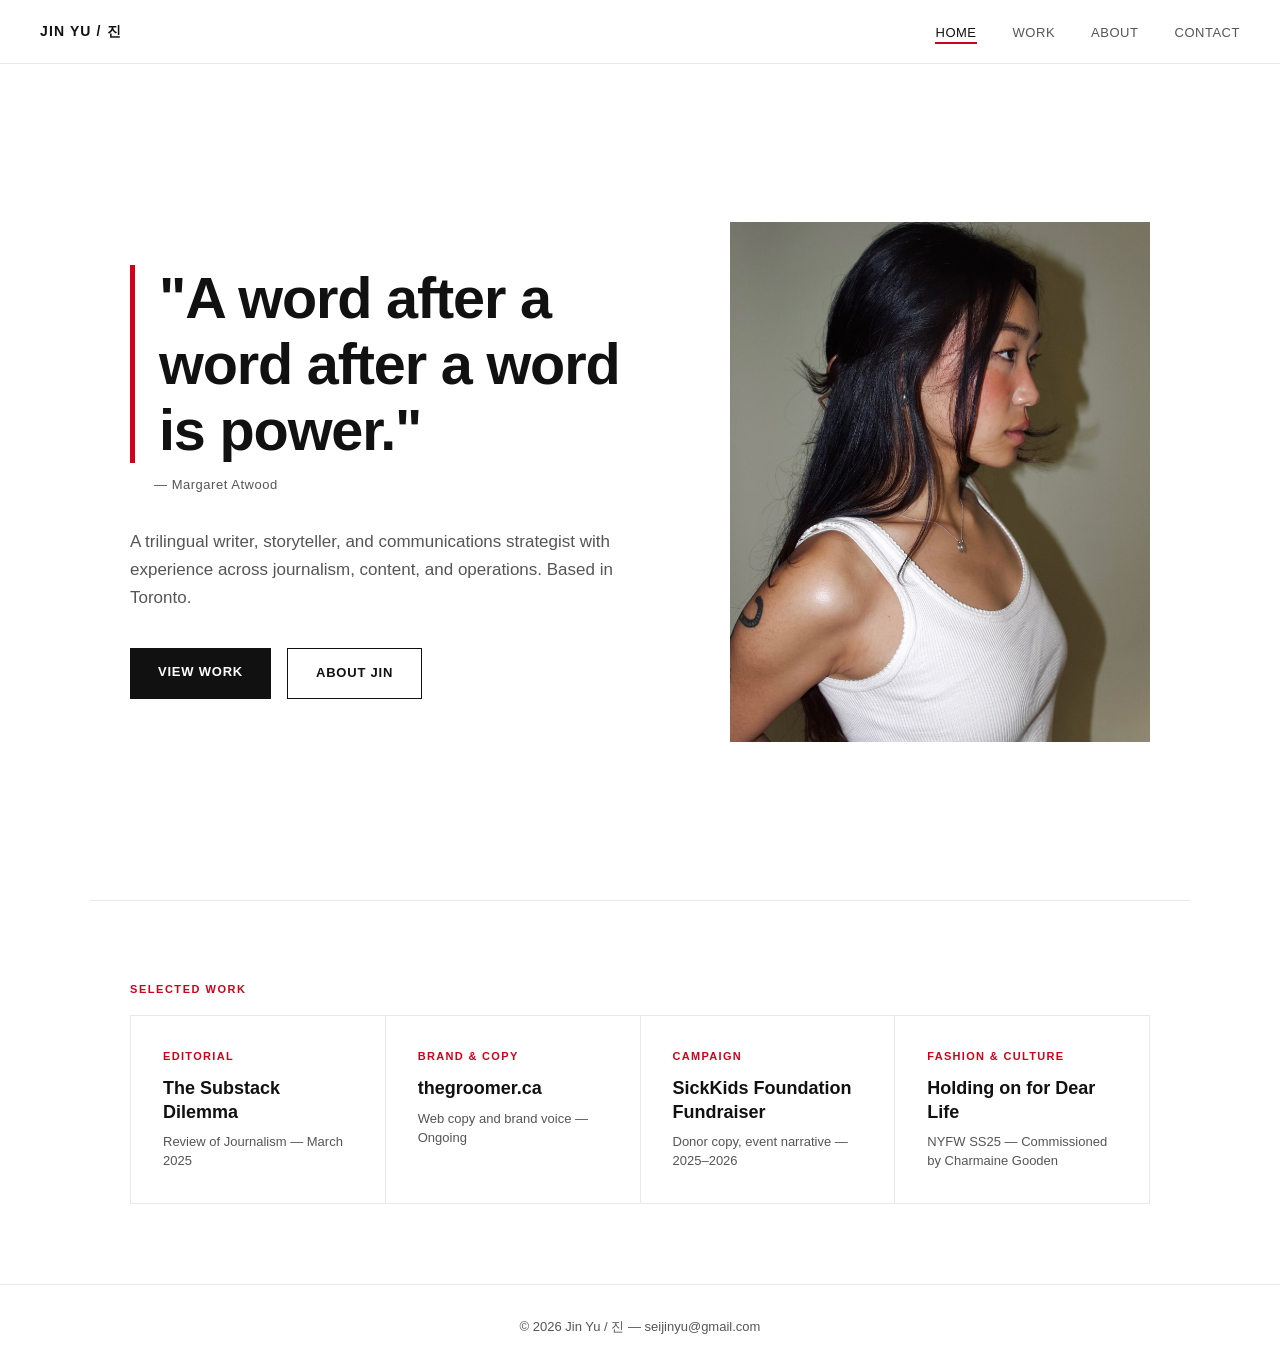
<file: index.html>
<!DOCTYPE html>
<html lang="en">
<head>
  <meta charset="UTF-8" />
  <meta name="viewport" content="width=device-width, initial-scale=1.0" />
  <title>Jin Yu / 진 — Portfolio</title>
  <link rel="stylesheet" href="css/style.css" />
</head>
<body>

  <nav>
    <a href="index.html" class="nav-logo">JIN YU / 진</a>
    <ul>
      <li><a href="index.html" class="active">Home</a></li>
      <li><a href="work.html">Work</a></li>
      <li><a href="about.html">About</a></li>
      <li><a href="contact.html">Contact</a></li>
    </ul>
  </nav>

  <section class="hero">
    <div class="hero-text">
      <blockquote class="hero-pull">"A word after a word after a word is power."</blockquote>
      <p class="hero-attribution">— Margaret Atwood</p>
      <p class="hero-sub">A trilingual writer, storyteller, and communications strategist with experience across journalism, content, and operations. Based in Toronto.</p>
      <div class="hero-cta">
        <a href="work.html" class="btn-primary">View Work</a>
        <a href="about.html" class="btn-secondary">About Jin</a>
      </div>
    </div>
    <div class="hero-image">
      <img src="jin.jpg" alt="Jin Yu" />
    </div>
  </section>

  <section class="featured">
    <p class="section-label">Selected Work</p>
    <div class="work-grid">

      <a href="work.html#editorial" class="work-card">
        <span class="card-type">Editorial</span>
        <h3>The Substack Dilemma</h3>
        <p>Review of Journalism — March 2025</p>
      </a>

      <a href="work.html#brand" class="work-card">
        <span class="card-type">Brand & Copy</span>
        <h3>thegroomer.ca</h3>
        <p>Web copy and brand voice — Ongoing</p>
      </a>

      <a href="work.html#campaign" class="work-card">
        <span class="card-type">Campaign</span>
        <h3>SickKids Foundation Fundraiser</h3>
        <p>Donor copy, event narrative — 2025–2026</p>
      </a>

      <a href="work.html#fashion" class="work-card">
        <span class="card-type">Fashion & Culture</span>
        <h3>Holding on for Dear Life</h3>
        <p>NYFW SS25 — Commissioned by Charmaine Gooden</p>
      </a>

    </div>
  </section>

  <footer>
    <p>© 2026 Jin Yu / 진 — <a href="mailto:seijinyu@gmail.com">seijinyu@gmail.com</a></p>
  </footer>

  <script src="js/main.js"></script>
</body>
</html>
</file>
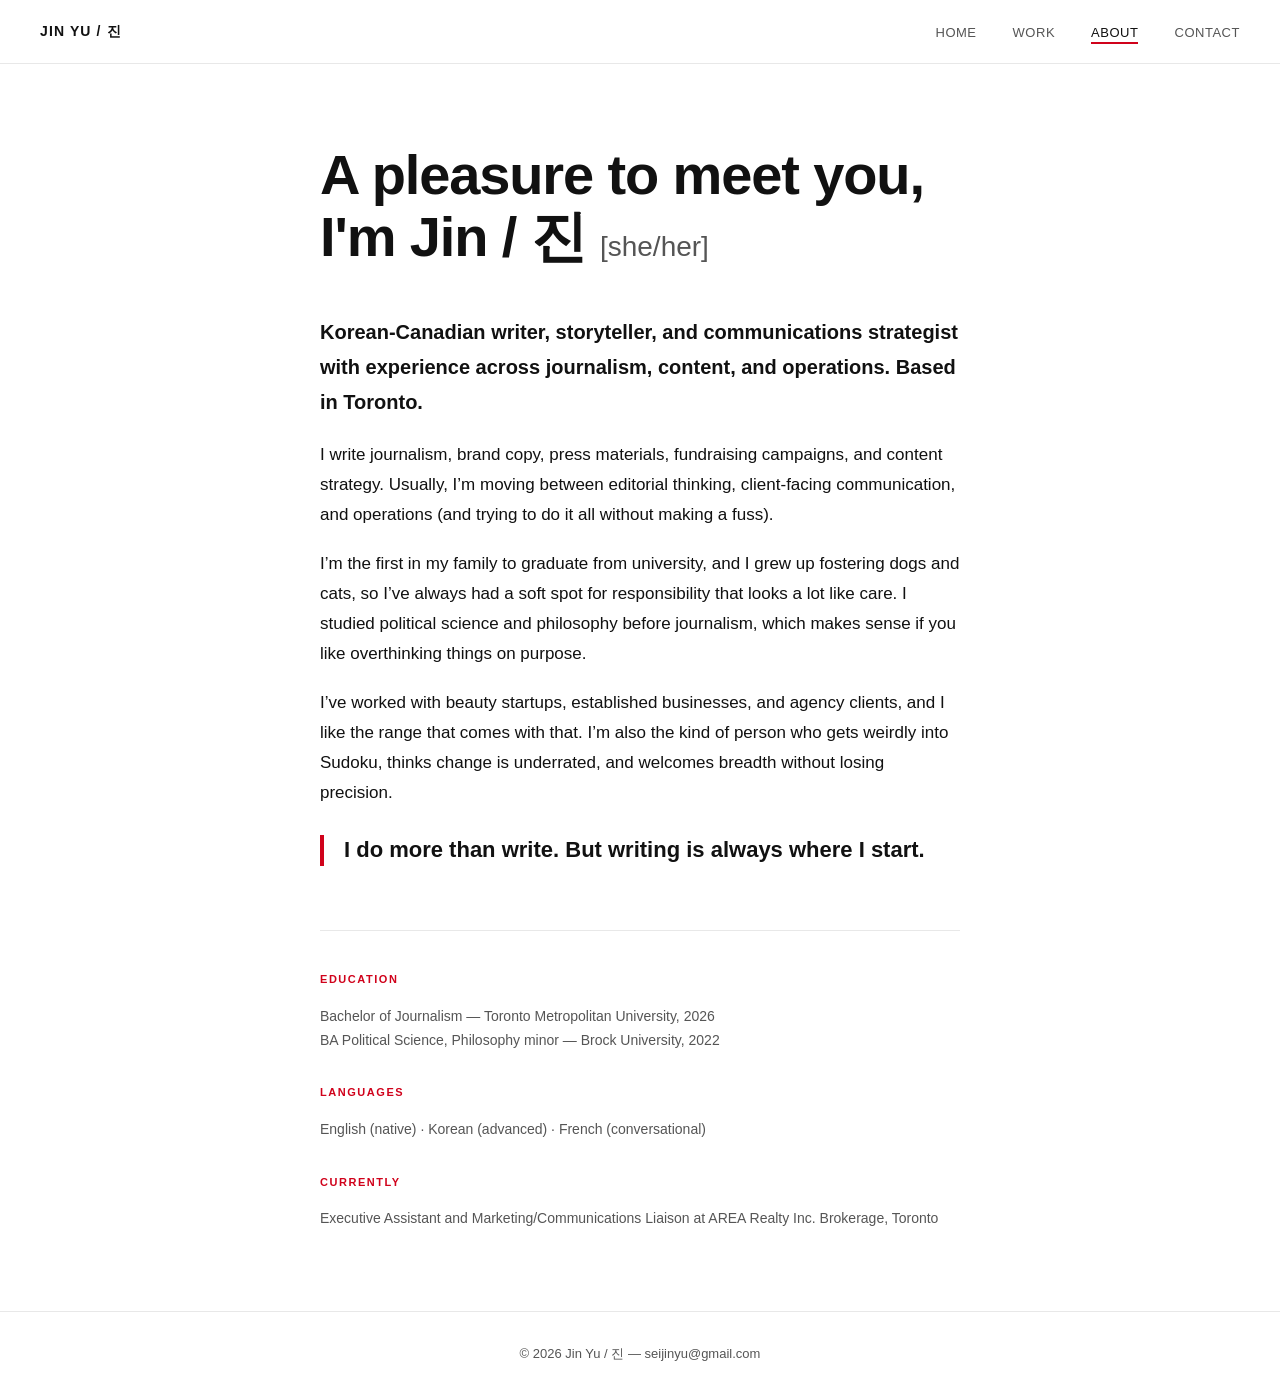
<file: about.html>
<!DOCTYPE html>
<html lang="en">
<head>
  <meta charset="UTF-8" />
  <meta name="viewport" content="width=device-width, initial-scale=1.0" />
  <title>About — Jin Yu / 진</title>
  <link rel="stylesheet" href="css/style.css" />
</head>
<body>

  <nav>
    <a href="index.html" class="nav-logo">JIN YU / 진</a>
    <ul>
      <li><a href="index.html">Home</a></li>
      <li><a href="work.html">Work</a></li>
      <li><a href="about.html" class="active">About</a></li>
      <li><a href="contact.html">Contact</a></li>
    </ul>
  </nav>

  <section class="about-section">
    <div class="about-header">
      <h1>A pleasure to meet you, I'm Jin / 진 <span class="pronouns">[she/her]</span></h1>
    </div>

    <div class="about-body">
      <p>Korean-Canadian writer, storyteller, and communications strategist with experience across journalism, content, and operations.

 Based in Toronto.</p>

      <p>I write journalism, brand copy, press materials, fundraising campaigns, and content strategy. Usually, I’m moving between editorial thinking, client-facing communication, and operations (and trying to do it all without making a fuss).</p>

      <p>I’m the first in my family to graduate from university, and I grew up fostering dogs and cats, so I’ve always had a soft spot for responsibility that looks a lot like care. I studied political science and philosophy before journalism, which makes sense if you like overthinking things on purpose.</p>

      <p>I’ve worked with beauty startups, established businesses, and agency clients, and I like the range that comes with that. I’m also the kind of person who gets weirdly into Sudoku, thinks change is underrated, and welcomes breadth without losing precision.</p>

      <p class="about-pull">I do more than write. But writing is always where I start.</p>
    </div>

    <div class="about-details">
      <div class="detail-block">
        <p class="section-label">Education</p>
        <p>Bachelor of Journalism — Toronto Metropolitan University, 2026</p>
        <p>BA Political Science, Philosophy minor — Brock University, 2022</p>
      </div>

      <div class="detail-block">
        <p class="section-label">Languages</p>
        <p>English (native) · Korean (advanced) · French (conversational)</p>
      </div>

      <div class="detail-block">
        <p class="section-label">Currently</p>
        <p>Executive Assistant and Marketing/Communications Liaison at AREA Realty Inc. Brokerage, Toronto</p>
      </div>
    </div>
  </section>

  <footer>
    <p>© 2026 Jin Yu / 진 — <a href="mailto:seijinyu@gmail.com">seijinyu@gmail.com</a></p>
  </footer>

  <script src="js/main.js"></script>
</body>
</html>
</file>
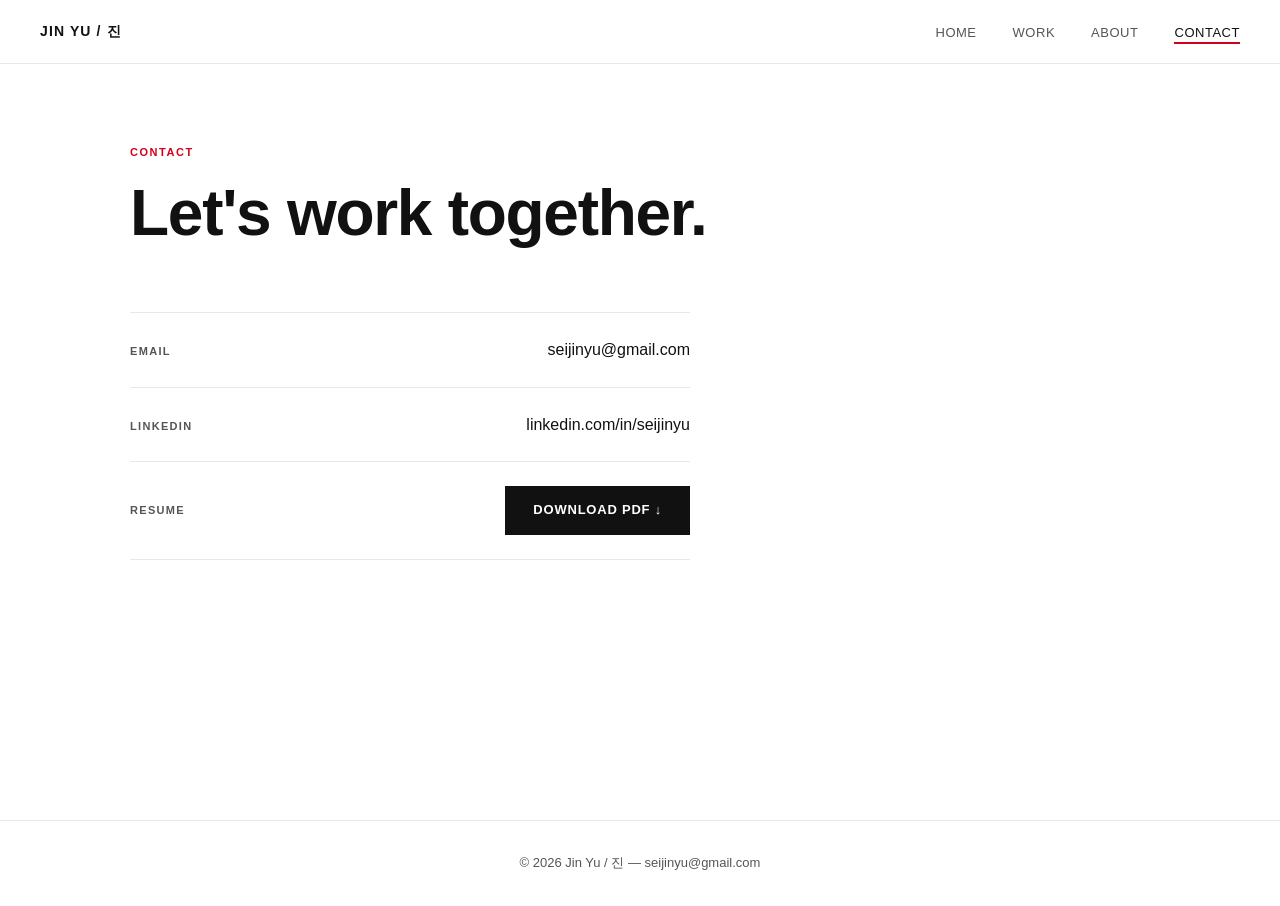
<file: contact.html>
<!DOCTYPE html>
<html lang="en">
<head>
  <meta charset="UTF-8" />
  <meta name="viewport" content="width=device-width, initial-scale=1.0" />
  <title>Contact — Jin Yu / 진</title>
  <link rel="stylesheet" href="css/style.css" />
</head>
<body>

  <nav>
    <a href="index.html" class="nav-logo">JIN YU / 진</a>
    <ul>
      <li><a href="index.html">Home</a></li>
      <li><a href="work.html">Work</a></li>
      <li><a href="about.html">About</a></li>
      <li><a href="contact.html" class="active">Contact</a></li>
    </ul>
  </nav>

  <section class="contact-section">
    <p class="section-label">Contact</p>
    <h1>Let's work together.</h1>

    <div class="contact-links">

      <div class="contact-item">
        <span class="contact-label">Email</span>
        <a href="mailto:seijinyu@gmail.com">seijinyu@gmail.com</a>
      </div>

      <div class="contact-item">
        <span class="contact-label">LinkedIn</span>
        <a href="https://linkedin.com/in/seijinyu" target="_blank">linkedin.com/in/seijinyu</a>
      </div>

      <div class="contact-item">
        <span class="contact-label">Resume</span>
        <!-- Replace resume.pdf with your actual file path once uploaded to repo -->
        <a href="resume.pdf" target="_blank" class="btn-primary">Download PDF ↓</a>
      </div>

    </div>
  </section>

  <footer>
    <p>© 2026 Jin Yu / 진 — <a href="mailto:seijinyu@gmail.com">seijinyu@gmail.com</a></p>
  </footer>

  <script src="js/main.js"></script>
</body>
</html>
</file>
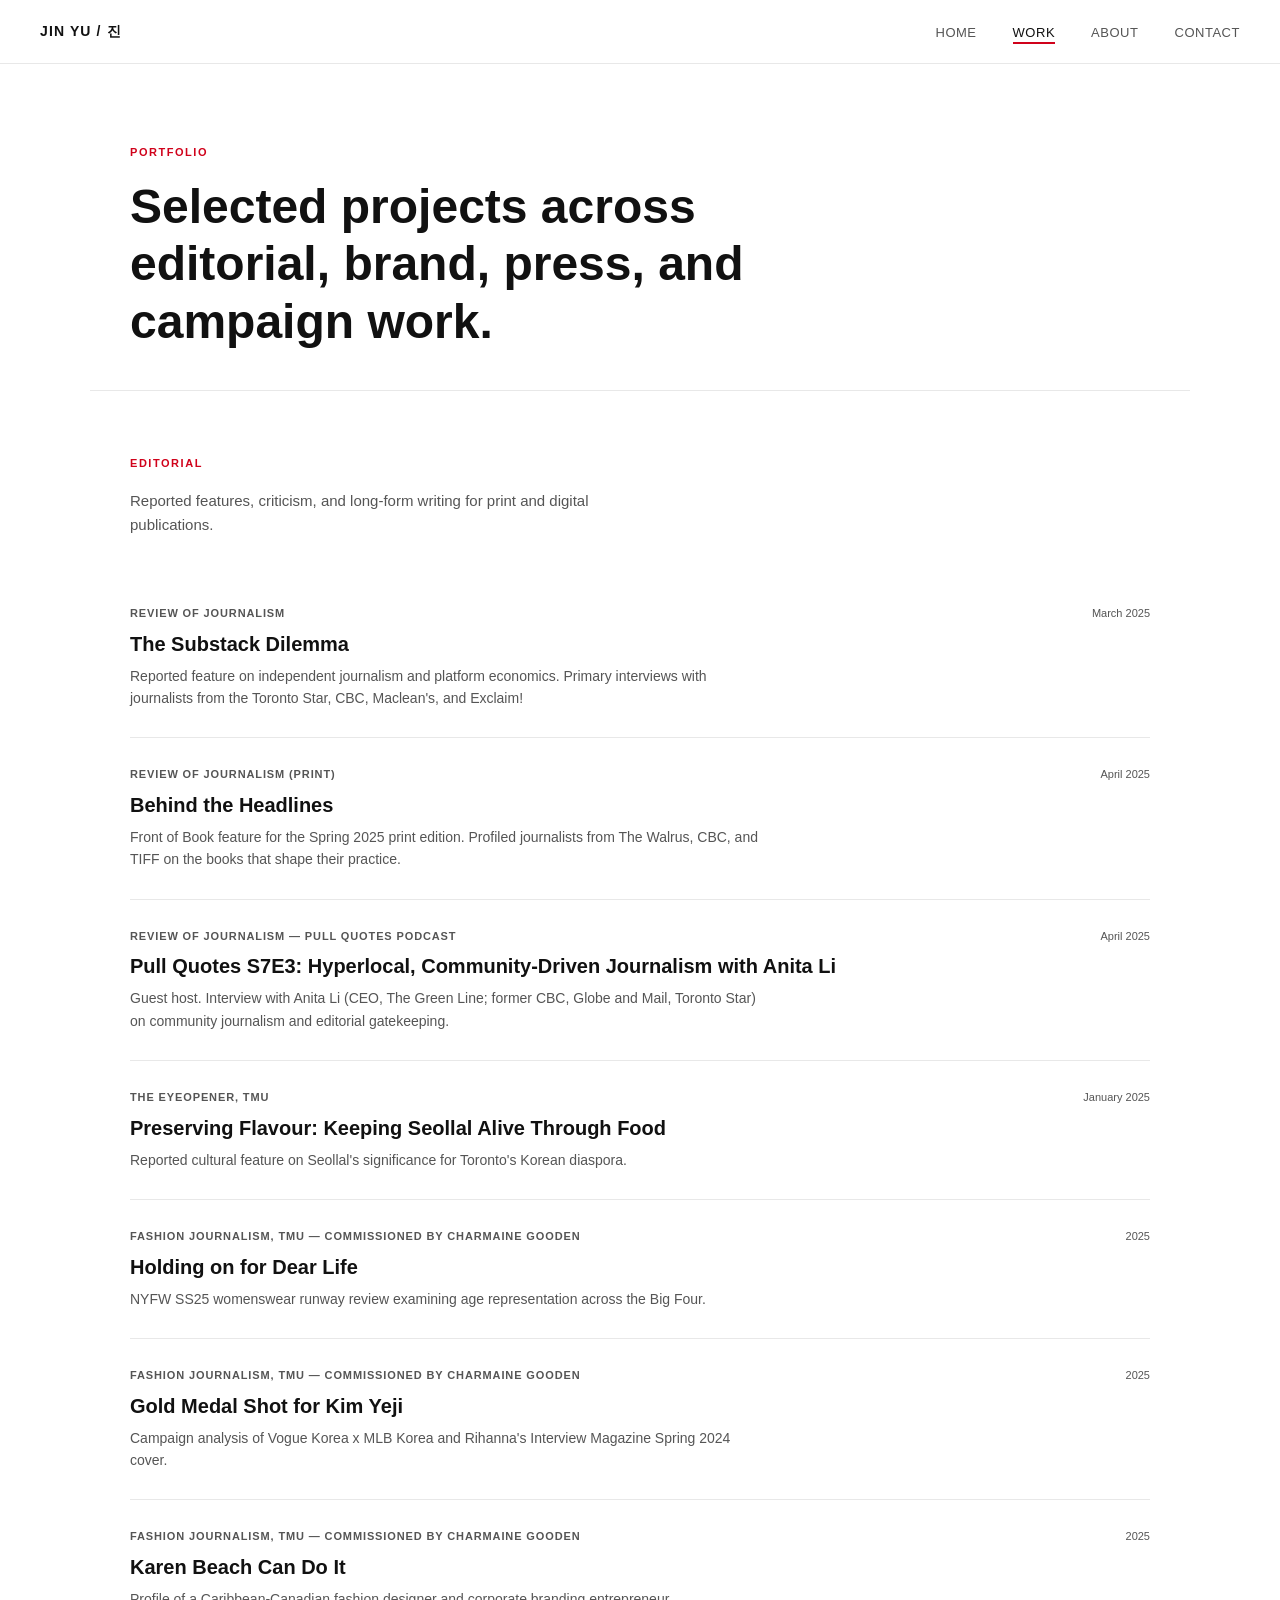
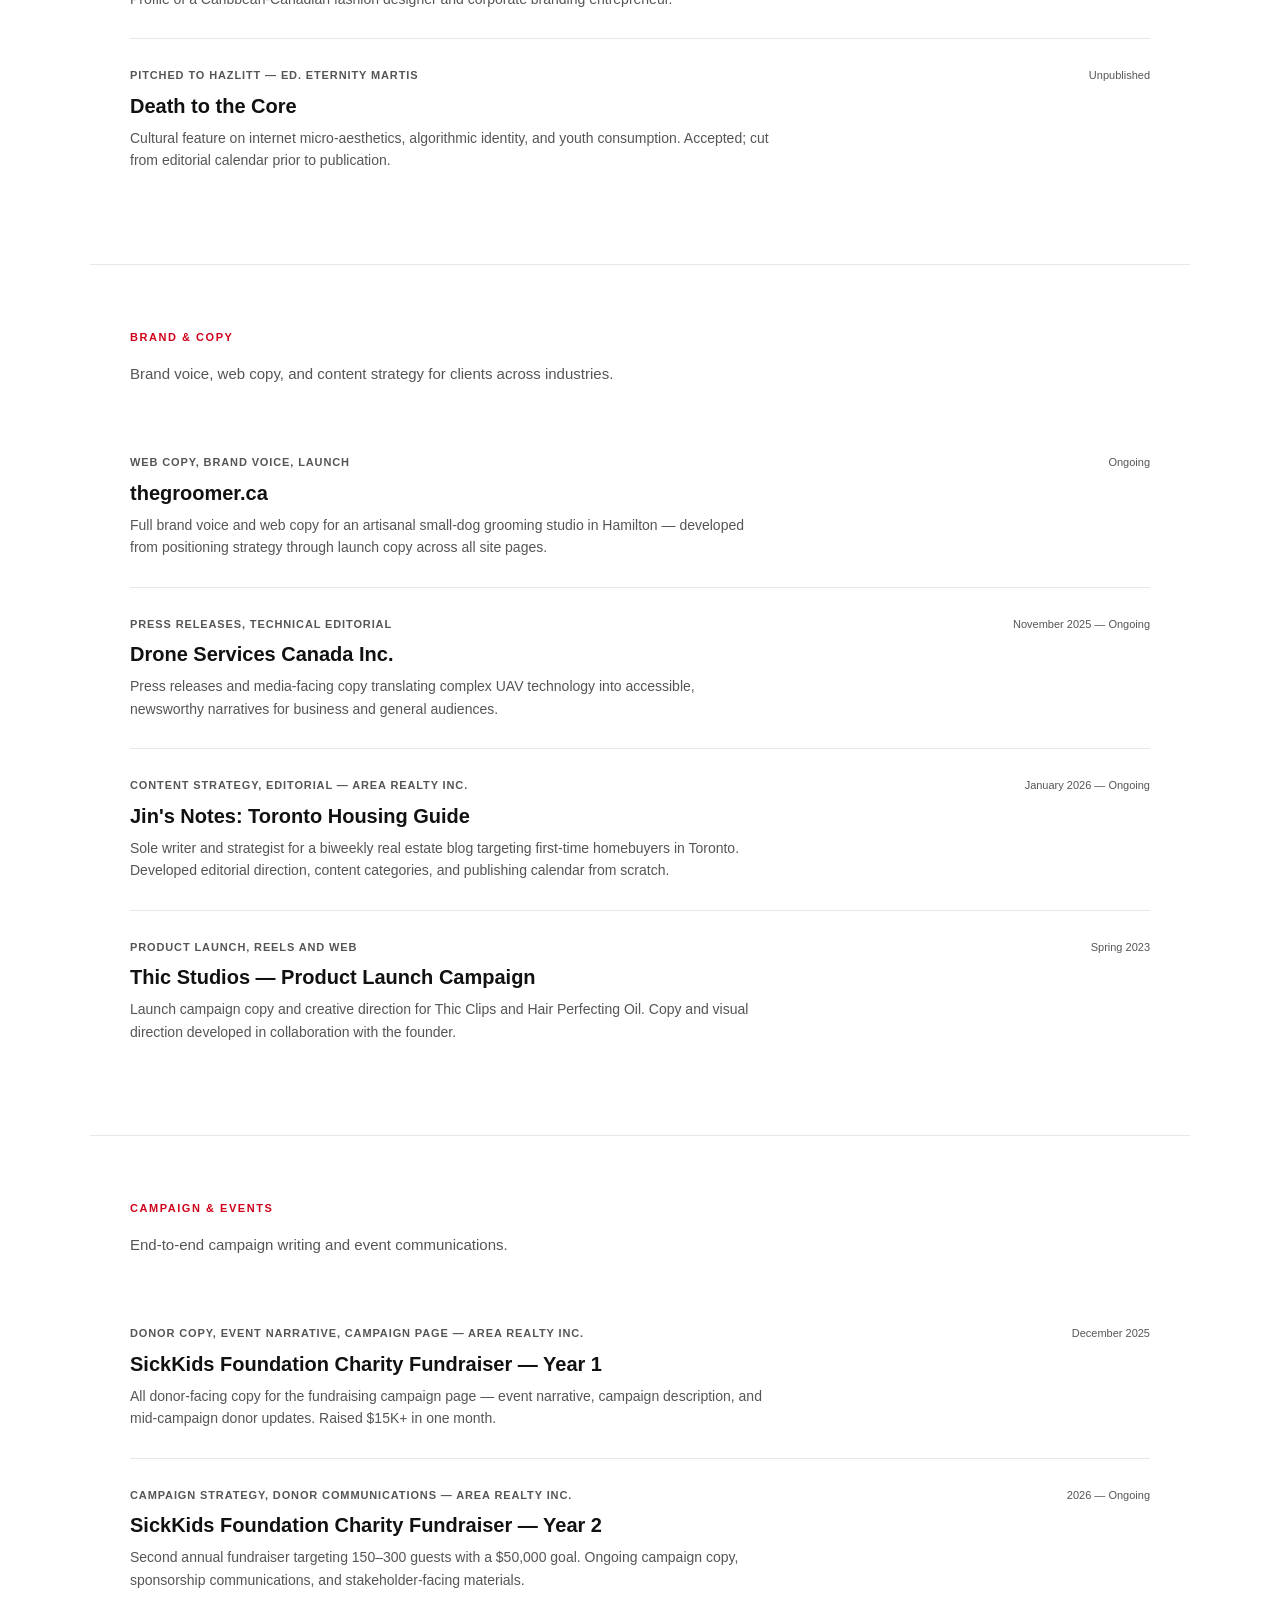
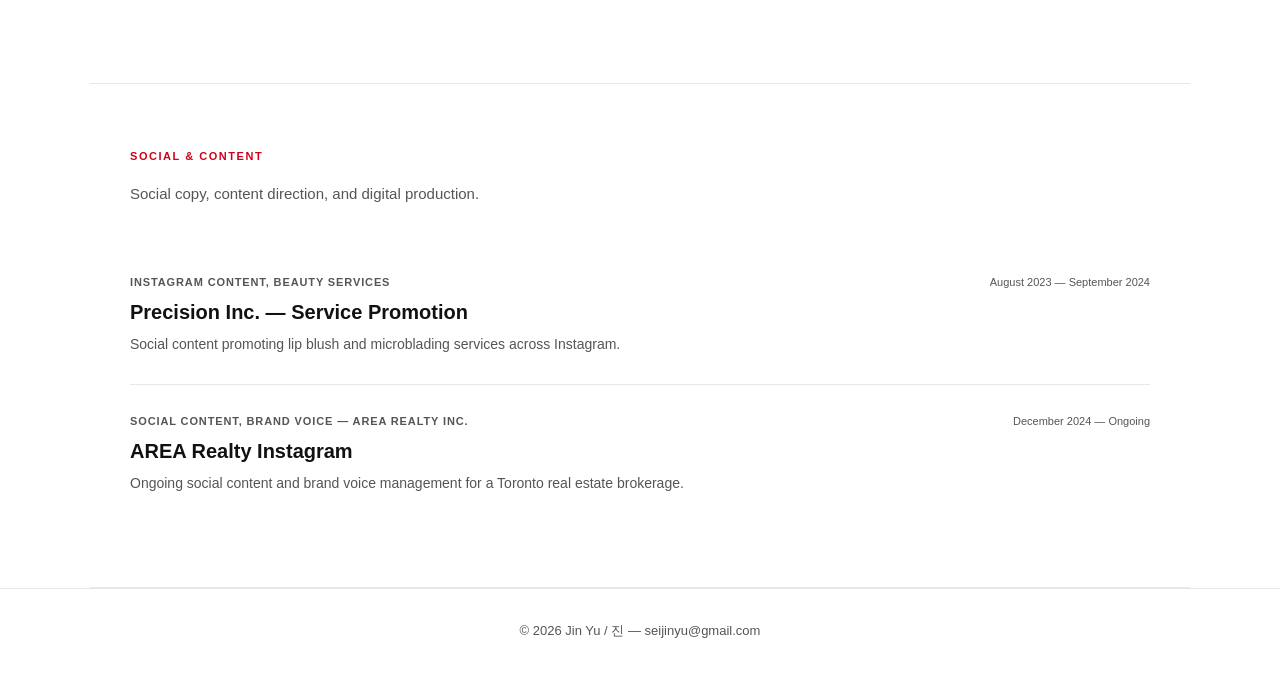
<file: work.html>
<!DOCTYPE html>
<html lang="en">
<head>
  <meta charset="UTF-8" />
  <meta name="viewport" content="width=device-width, initial-scale=1.0" />
  <title>Work — Jin Yu / 진</title>
  <link rel="stylesheet" href="css/style.css" />
</head>
<body>

  <nav>
    <a href="index.html" class="nav-logo">JIN YU / 진</a>
    <ul>
      <li><a href="index.html">Home</a></li>
      <li><a href="work.html" class="active">Work</a></li>
      <li><a href="about.html">About</a></li>
      <li><a href="contact.html">Contact</a></li>
    </ul>
  </nav>

  <section class="page-header">
    <p class="section-label">Portfolio</p>
    <h1>Selected projects across editorial, brand, press, and campaign work.</h1>
  </section>

  <!-- EDITORIAL -->
  <section class="work-section" id="editorial">
    <p class="section-label">Editorial</p>
    <p class="section-desc">Reported features, criticism, and long-form writing for print and digital publications.</p>
    <div class="work-list">

      <div class="work-item">
        <div class="work-item-meta">
          <span class="work-pub">Review of Journalism</span>
          <span class="work-date">March 2025</span>
        </div>
        <a href="https://reviewofjournalism.ca/the-substack-dilemma/" target="_blank" class="work-title">The Substack Dilemma</a>
        <p class="work-desc">Reported feature on independent journalism and platform economics. Primary interviews with journalists from the Toronto Star, CBC, Maclean's, and Exclaim!</p>
      </div>

      <div class="work-item">
        <div class="work-item-meta">
          <span class="work-pub">Review of Journalism (Print)</span>
          <span class="work-date">April 2025</span>
        </div>
        <a href="https://reviewofjournalism.ca/behind-the-headlines/" target="_blank" class="work-title">Behind the Headlines</a>
        <p class="work-desc">Front of Book feature for the Spring 2025 print edition. Profiled journalists from The Walrus, CBC, and TIFF on the books that shape their practice.</p>
      </div>

      <div class="work-item">
        <div class="work-item-meta">
          <span class="work-pub">Review of Journalism — Pull Quotes Podcast</span>
          <span class="work-date">April 2025</span>
        </div>
        <a href="https://reviewofjournalism.ca/pull-quotes-s7e3-hyperlocal-community-driven-journalism-with-anita-li/" target="_blank" class="work-title">Pull Quotes S7E3: Hyperlocal, Community-Driven Journalism with Anita Li</a>
        <p class="work-desc">Guest host. Interview with Anita Li (CEO, The Green Line; former CBC, Globe and Mail, Toronto Star) on community journalism and editorial gatekeeping.</p>
      </div>

      <div class="work-item">
        <div class="work-item-meta">
          <span class="work-pub">The Eyeopener, TMU</span>
          <span class="work-date">January 2025</span>
        </div>
        <a href="https://theeyeopener.com/2025/01/preserving-flavour-keeping-seollal-alive-through-food/" target="_blank" class="work-title">Preserving Flavour: Keeping Seollal Alive Through Food</a>
        <p class="work-desc">Reported cultural feature on Seollal's significance for Toronto's Korean diaspora.</p>
      </div>

      <div class="work-item">
        <div class="work-item-meta">
          <span class="work-pub">Fashion Journalism, TMU — Commissioned by Charmaine Gooden</span>
          <span class="work-date">2025</span>
        </div>
        <a href="#" class="work-title">Holding on for Dear Life</a>
        <p class="work-desc">NYFW SS25 womenswear runway review examining age representation across the Big Four.</p>
      </div>

      <div class="work-item">
        <div class="work-item-meta">
          <span class="work-pub">Fashion Journalism, TMU — Commissioned by Charmaine Gooden</span>
          <span class="work-date">2025</span>
        </div>
        <a href="#" class="work-title">Gold Medal Shot for Kim Yeji</a>
        <p class="work-desc">Campaign analysis of Vogue Korea x MLB Korea and Rihanna's Interview Magazine Spring 2024 cover.</p>
      </div>

      <div class="work-item">
        <div class="work-item-meta">
          <span class="work-pub">Fashion Journalism, TMU — Commissioned by Charmaine Gooden</span>
          <span class="work-date">2025</span>
        </div>
        <a href="#" class="work-title">Karen Beach Can Do It</a>
        <p class="work-desc">Profile of a Caribbean-Canadian fashion designer and corporate branding entrepreneur.</p>
      </div>

      <div class="work-item">
        <div class="work-item-meta">
          <span class="work-pub">Pitched to Hazlitt — Ed. Eternity Martis</span>
          <span class="work-date">Unpublished</span>
        </div>
        <a href="#" class="work-title">Death to the Core</a>
        <p class="work-desc">Cultural feature on internet micro-aesthetics, algorithmic identity, and youth consumption. Accepted; cut from editorial calendar prior to publication.</p>
      </div>

    </div>
  </section>

  <!-- BRAND & COPY -->
  <section class="work-section" id="brand">
    <p class="section-label">Brand & Copy</p>
    <p class="section-desc">Brand voice, web copy, and content strategy for clients across industries.</p>
    <div class="work-list">

      <div class="work-item">
        <div class="work-item-meta">
          <span class="work-pub">Web copy, brand voice, launch</span>
          <span class="work-date">Ongoing</span>
        </div>
        <a href="https://thegroomerca.github.io/Website/" target="_blank" class="work-title">thegroomer.ca</a>
        <p class="work-desc">Full brand voice and web copy for an artisanal small-dog grooming studio in Hamilton — developed from positioning strategy through launch copy across all site pages.</p>
      </div>

      <div class="work-item">
        <div class="work-item-meta">
          <span class="work-pub">Press releases, technical editorial</span>
          <span class="work-date">November 2025 — Ongoing</span>
        </div>
        <a href="https://droneservicescanadainc.com/skydio-x10/" target="_blank" class="work-title">Drone Services Canada Inc.</a>
        <p class="work-desc">Press releases and media-facing copy translating complex UAV technology into accessible, newsworthy narratives for business and general audiences.</p>
      </div>

      <div class="work-item">
        <div class="work-item-meta">
          <span class="work-pub">Content strategy, editorial — AREA Realty Inc.</span>
          <span class="work-date">January 2026 — Ongoing</span>
        </div>
        <a href="https://arearealty.ca/blog/" target="_blank" class="work-title">Jin's Notes: Toronto Housing Guide</a>
        <p class="work-desc">Sole writer and strategist for a biweekly real estate blog targeting first-time homebuyers in Toronto. Developed editorial direction, content categories, and publishing calendar from scratch.</p>
      </div>

      <div class="work-item">
        <div class="work-item-meta">
          <span class="work-pub">Product launch, Reels and web</span>
          <span class="work-date">Spring 2023</span>
        </div>
        <a href="https://www.instagram.com/thichairco" target="_blank" class="work-title">Thic Studios — Product Launch Campaign</a>
        <p class="work-desc">Launch campaign copy and creative direction for Thic Clips and Hair Perfecting Oil. Copy and visual direction developed in collaboration with the founder.</p>
      </div>

    </div>
  </section>

  <!-- CAMPAIGN & EVENTS -->
  <section class="work-section" id="campaign">
    <p class="section-label">Campaign & Events</p>
    <p class="section-desc">End-to-end campaign writing and event communications.</p>
    <div class="work-list">

      <div class="work-item">
        <div class="work-item-meta">
          <span class="work-pub">Donor copy, event narrative, campaign page — AREA Realty Inc.</span>
          <span class="work-date">December 2025</span>
        </div>
        <a href="https://give.sickkidsfoundation.com/fundraisers/arearealtyinc/area-realty-inc--for-sickkids-foundation" target="_blank" class="work-title">SickKids Foundation Charity Fundraiser — Year 1</a>
        <p class="work-desc">All donor-facing copy for the fundraising campaign page — event narrative, campaign description, and mid-campaign donor updates. Raised $15K+ in one month.</p>
      </div>

      <div class="work-item">
        <div class="work-item-meta">
          <span class="work-pub">Campaign strategy, donor communications — AREA Realty Inc.</span>
          <span class="work-date">2026 — Ongoing</span>
        </div>
        <a href="https://give.sickkidsfoundation.com/fundraisers/arearealtyinc/area-realty-inc--for-sickkids-foundation" target="_blank" class="work-title">SickKids Foundation Charity Fundraiser — Year 2</a>
        <p class="work-desc">Second annual fundraiser targeting 150–300 guests with a $50,000 goal. Ongoing campaign copy, sponsorship communications, and stakeholder-facing materials.</p>
      </div>

    </div>
  </section>

  <!-- SOCIAL & CONTENT -->
  <section class="work-section" id="social">
    <p class="section-label">Social & Content</p>
    <p class="section-desc">Social copy, content direction, and digital production.</p>
    <div class="work-list">

      <div class="work-item">
        <div class="work-item-meta">
          <span class="work-pub">Instagram content, beauty services</span>
          <span class="work-date">August 2023 — September 2024</span>
        </div>
        <a href="https://www.instagram.com/p/Cv0twGVsrCJ/" target="_blank" class="work-title">Precision Inc. — Service Promotion</a>
        <p class="work-desc">Social content promoting lip blush and microblading services across Instagram.</p>
      </div>

      <div class="work-item">
        <div class="work-item-meta">
          <span class="work-pub">Social content, brand voice — AREA Realty Inc.</span>
          <span class="work-date">December 2024 — Ongoing</span>
        </div>
        <a href="https://www.instagram.com/arearealty.ca" target="_blank" class="work-title">AREA Realty Instagram</a>
        <p class="work-desc">Ongoing social content and brand voice management for a Toronto real estate brokerage.</p>
      </div>

    </div>
  </section>

  <footer>
    <p>© 2026 Jin Yu / 진 — <a href="mailto:seijinyu@gmail.com">seijinyu@gmail.com</a></p>
  </footer>

  <script src="js/main.js"></script>
</body>
</html>
</file>
<file: css/style.css>
/* =====================
   TOKENS
   ===================== */
:root {
  --black: #111111;
  --white: #ffffff;
  --red: #D0021B;
  --gray: #555555;
  --light-gray: #e8e8e8;
  --font-sans: 'Inter', 'Helvetica Neue', Arial, sans-serif;
  --max-width: 1100px;
  --nav-height: 64px;
}

/* =====================
   RESET
   ===================== */
*, *::before, *::after {
  box-sizing: border-box;
  margin: 0;
  padding: 0;
}

html {
  font-size: 16px;
  scroll-behavior: smooth;
}

body {
  background: var(--white);
  color: var(--black);
  font-family: var(--font-sans);
  line-height: 1.6;
  -webkit-font-smoothing: antialiased;
}

a {
  color: inherit;
  text-decoration: none;
}

/* =====================
   NAV
   ===================== */
nav {
  position: fixed;
  top: 0;
  left: 0;
  right: 0;
  height: var(--nav-height);
  background: var(--white);
  border-bottom: 1px solid var(--light-gray);
  display: flex;
  align-items: center;
  justify-content: space-between;
  padding: 0 40px;
  z-index: 100;
}

.nav-logo {
  font-size: 14px;
  font-weight: 700;
  letter-spacing: 0.08em;
  text-transform: uppercase;
  color: var(--black);
}

nav ul {
  list-style: none;
  display: flex;
  gap: 36px;
}

nav ul li a {
  font-size: 13px;
  font-weight: 500;
  letter-spacing: 0.04em;
  color: var(--gray);
  text-transform: uppercase;
  transition: color 0.15s ease;
}

nav ul li a:hover,
nav ul li a.active {
  color: var(--black);
}

nav ul li a.active {
  border-bottom: 2px solid var(--red);
  padding-bottom: 2px;
}

/* =====================
   HERO
   ===================== */
.hero {
  display: grid;
  grid-template-columns: 1fr 420px;
  align-items: center;
  gap: 60px;
  min-height: calc(100vh - var(--nav-height));
  padding: 80px 40px;
  max-width: var(--max-width);
  margin: var(--nav-height) auto 0;
}

.hero-text {
  display: flex;
  flex-direction: column;
}

.hero-pull {
  font-size: clamp(32px, 4.5vw, 60px);
  font-weight: 800;
  color: var(--black);
  border-left: 5px solid var(--red);
  padding-left: 24px;
  margin-bottom: 32px;
  line-height: 1.15;
  letter-spacing: -0.02em;
}

.hero-attribution {
  font-size: 13px;
  color: var(--gray);
  letter-spacing: 0.04em;
  margin-top: -20px;
  margin-bottom: 32px;
  padding-left: 24px;
}

.hero-sub {
  font-size: 17px;
  line-height: 1.65;
  color: var(--gray);
  margin-bottom: 36px;
}

.hero-cta {
  display: flex;
  gap: 16px;
  flex-wrap: wrap;
}

.hero-image {
  width: 100%;
}

.hero-image img {
  width: 100%;
  height: 520px;
  object-fit: cover;
  object-position: center bottom;
  filter: none;
  display: block;
}

/* =====================
   BUTTONS
   ===================== */
.btn-primary {
  display: inline-block;
  background: var(--black);
  color: var(--white);
  font-size: 13px;
  font-weight: 600;
  letter-spacing: 0.06em;
  text-transform: uppercase;
  padding: 14px 28px;
  transition: background 0.15s ease;
}

.btn-primary:hover {
  background: var(--red);
}

.btn-secondary {
  display: inline-block;
  border: 1px solid var(--black);
  color: var(--black);
  font-size: 13px;
  font-weight: 600;
  letter-spacing: 0.06em;
  text-transform: uppercase;
  padding: 14px 28px;
  transition: all 0.15s ease;
}

.btn-secondary:hover {
  background: var(--black);
  color: var(--white);
}

/* =====================
   SECTION LABEL
   ===================== */
.section-label {
  font-size: 11px;
  font-weight: 700;
  letter-spacing: 0.14em;
  text-transform: uppercase;
  color: var(--red);
  margin-bottom: 16px;
}

/* =====================
   FEATURED WORK (HOME)
   ===================== */
.featured {
  padding: 80px 40px;
  max-width: var(--max-width);
  margin: 0 auto;
  border-top: 1px solid var(--light-gray);
}

.work-grid {
  display: grid;
  grid-template-columns: repeat(auto-fit, minmax(240px, 1fr));
  gap: 1px;
  background: var(--light-gray);
  border: 1px solid var(--light-gray);
  margin-top: 8px;
}

.work-card {
  background: var(--white);
  padding: 32px;
  display: block;
  transition: background 0.15s ease;
}

.work-card:hover {
  background: #f7f7f7;
}

.card-type {
  font-size: 11px;
  font-weight: 700;
  letter-spacing: 0.12em;
  text-transform: uppercase;
  color: var(--red);
  display: block;
  margin-bottom: 12px;
}

.work-card h3 {
  font-size: 18px;
  font-weight: 700;
  line-height: 1.3;
  margin-bottom: 8px;
  color: var(--black);
}

.work-card p {
  font-size: 13px;
  color: var(--gray);
  line-height: 1.5;
}

/* =====================
   WORK PAGE
   ===================== */
.page-header {
  padding: 80px 40px 40px;
  max-width: var(--max-width);
  margin: var(--nav-height) auto 0;
  border-bottom: 1px solid var(--light-gray);
}

.page-header h1 {
  font-size: clamp(28px, 4vw, 48px);
  font-weight: 700;
  line-height: 1.2;
  max-width: 680px;
  margin-top: 8px;
}

.work-section {
  padding: 64px 40px;
  max-width: var(--max-width);
  margin: 0 auto;
  border-bottom: 1px solid var(--light-gray);
}

.section-desc {
  font-size: 15px;
  color: var(--gray);
  max-width: 520px;
  margin-bottom: 40px;
}

.work-list {
  display: flex;
  flex-direction: column;
}

.work-item {
  padding: 28px 0;
  border-top: 1px solid var(--light-gray);
}

.work-item:first-child {
  border-top: none;
}

.work-item-meta {
  display: flex;
  justify-content: space-between;
  align-items: baseline;
  gap: 16px;
  margin-bottom: 8px;
  flex-wrap: wrap;
}

.work-pub {
  font-size: 11px;
  font-weight: 600;
  letter-spacing: 0.08em;
  text-transform: uppercase;
  color: var(--gray);
}

.work-date {
  font-size: 11px;
  color: var(--gray);
  white-space: nowrap;
}

.work-title {
  display: block;
  font-size: 20px;
  font-weight: 700;
  color: var(--black);
  margin-bottom: 8px;
  transition: color 0.15s ease;
  line-height: 1.3;
}

.work-title:hover {
  color: var(--red);
}

.work-desc {
  font-size: 14px;
  color: var(--gray);
  line-height: 1.6;
  max-width: 640px;
}

/* =====================
   ABOUT PAGE
   ===================== */
.about-section {
  padding: 80px 40px;
  max-width: 720px;
  margin: var(--nav-height) auto 0;
}

.about-header h1 {
  font-size: clamp(32px, 5vw, 56px);
  font-weight: 800;
  letter-spacing: -0.02em;
  line-height: 1.1;
  margin-bottom: 48px;
}

.pronouns {
  font-size: 0.5em;
  font-weight: 400;
  color: var(--gray);
  letter-spacing: 0;
}

.about-body {
  display: flex;
  flex-direction: column;
  gap: 20px;
  margin-bottom: 64px;
}

.about-body p {
  font-size: 17px;
  line-height: 1.75;
  color: var(--black);
}

.about-body p:first-child {
  font-size: 20px;
  font-weight: 600;
}

.about-pull {
  font-size: 22px !important;
  font-weight: 700 !important;
  border-left: 4px solid var(--red);
  padding-left: 20px;
  margin-top: 8px;
  line-height: 1.4 !important;
}

.about-details {
  display: flex;
  flex-direction: column;
  gap: 32px;
  border-top: 1px solid var(--light-gray);
  padding-top: 40px;
}

.detail-block p:not(.section-label) {
  font-size: 14px;
  color: var(--gray);
  line-height: 1.7;
}

/* =====================
   CONTACT PAGE
   ===================== */
.contact-section {
  padding: 80px 40px;
  max-width: var(--max-width);
  margin: var(--nav-height) auto 0;
  min-height: calc(100vh - var(--nav-height) - 80px);
}

.contact-section h1 {
  font-size: clamp(36px, 5vw, 64px);
  font-weight: 800;
  letter-spacing: -0.02em;
  margin-bottom: 64px;
  line-height: 1.1;
}

.contact-links {
  display: flex;
  flex-direction: column;
  max-width: 560px;
}

.contact-item {
  display: flex;
  align-items: baseline;
  justify-content: space-between;
  padding: 24px 0;
  border-top: 1px solid var(--light-gray);
  gap: 24px;
}

.contact-item:last-child {
  border-bottom: 1px solid var(--light-gray);
}

.contact-label {
  font-size: 11px;
  font-weight: 700;
  letter-spacing: 0.12em;
  text-transform: uppercase;
  color: var(--gray);
  min-width: 80px;
}

.contact-item a:not(.btn-primary) {
  font-size: 16px;
  font-weight: 500;
  color: var(--black);
  transition: color 0.15s ease;
}

.contact-item a:not(.btn-primary):hover {
  color: var(--red);
}

/* =====================
   FOOTER
   ===================== */
footer {
  padding: 32px 40px;
  border-top: 1px solid var(--light-gray);
  text-align: center;
}

footer p {
  font-size: 13px;
  color: var(--gray);
}

footer a {
  color: var(--gray);
  transition: color 0.15s ease;
}

footer a:hover {
  color: var(--red);
}

/* =====================
   RESPONSIVE
   ===================== */
@media (max-width: 768px) {
  nav {
    padding: 0 20px;
  }

  nav ul {
    gap: 20px;
  }

  .hero {
    grid-template-columns: 1fr;
    padding: 48px 20px;
    gap: 40px;
  }

  .hero-image {
    order: -1;
  }

  .hero-image img {
    height: 380px;
    width: 100%;
  }

  .featured,
  .work-section,
  .page-header,
  .about-section,
  .contact-section {
    padding-left: 20px;
    padding-right: 20px;
  }

  .work-item-meta {
    flex-direction: column;
    gap: 4px;
  }

  .contact-item {
    flex-direction: column;
    gap: 8px;
  }
}

@media (prefers-reduced-motion: reduce) {
  * {
    transition: none !important;
  }
}
</file>
